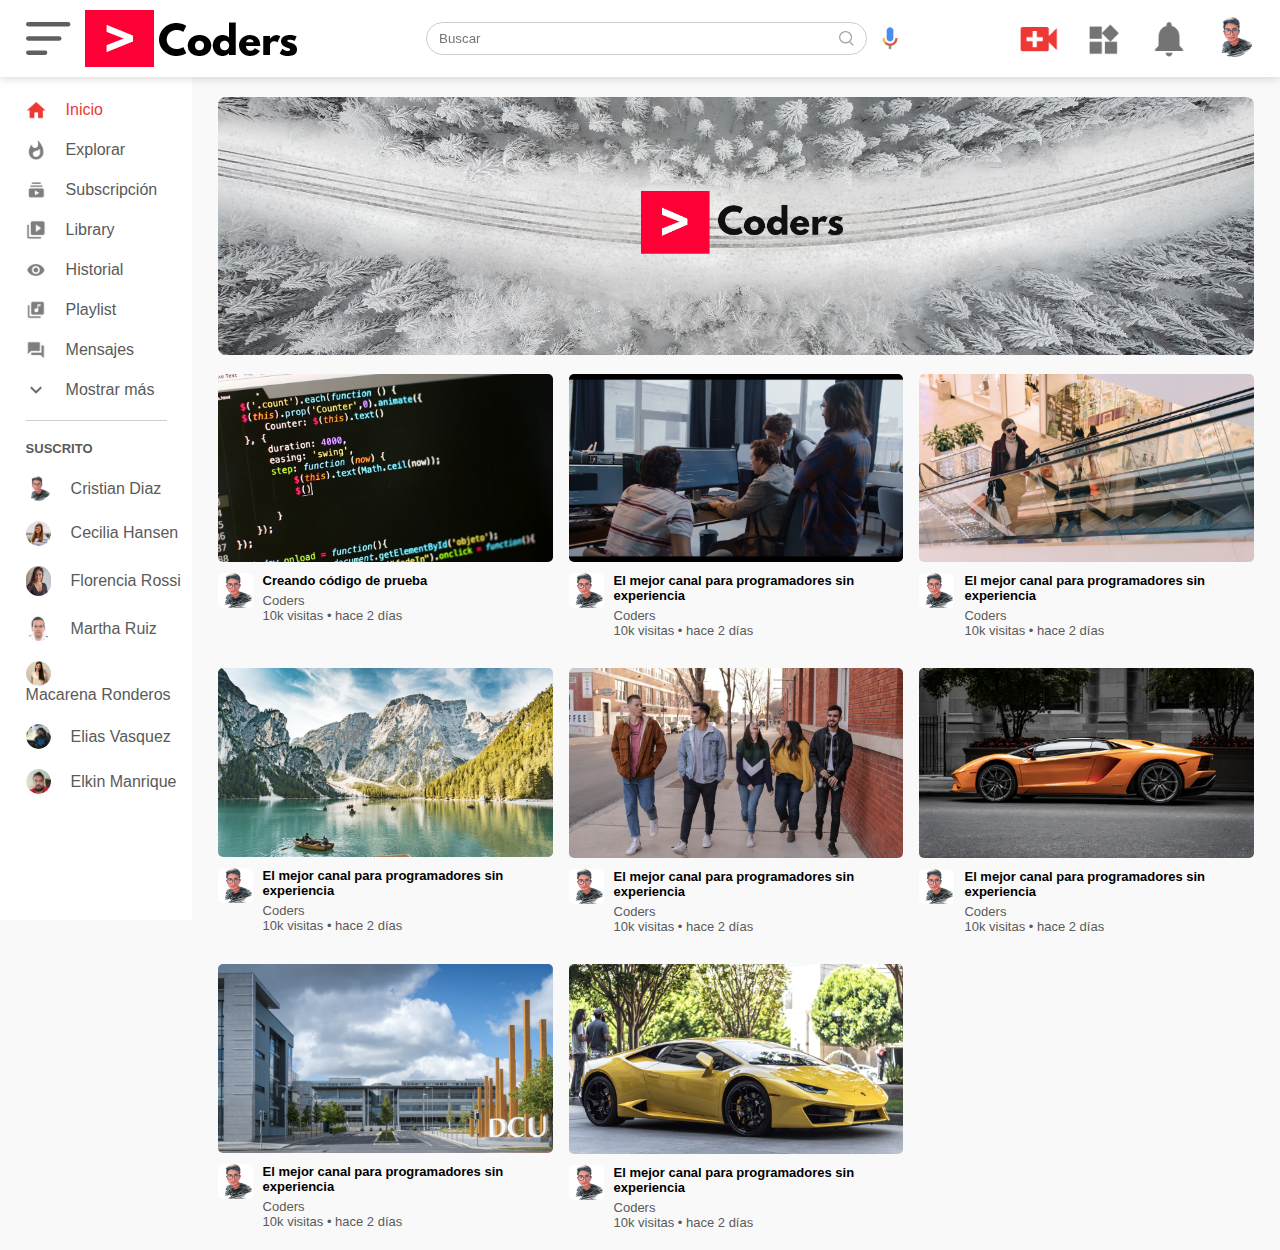
<file: index.html>
<!DOCTYPE html>
<html lang="en">
<head>
    <meta charset="UTF-8">
    <meta http-equiv="X-UA-Compatible" content="IE=edge">
    <meta name="viewport" content="width=device-width, initial-scale=1.0">
    <link rel="stylesheet" href="/css/style.css">
    <link rel="shortcut icon" href="/assets/img/favicon.png" type="image/x-icon">
    <title>Video Coders web site</title>
</head>
<body>
    <nav class="flex-div">
        <div class="nav-lef flex-div">
            <img src="/assets/img/menu.png" class="menu-icon" alt="menu">
            <img src="/assets/img/logo.png" class="logo"  alt="logo coders">
        </div>
        <div class="nav-middle flex-div">
            <div class="search-box flex-div">
                <input type="text" placeholder="Buscar">
                <img src="/assets/img/search.png" alt="Buscar">
            </div>
            <img src="/assets/img/voice-search.png" class="mic-icon" alt="">
        </div>
        <div class="nav-right flex-div">
            <img src="/assets/img/upload.png" alt="">
            <img src="/assets/img/more.png" alt="">
            <img src="/assets/img/notification.png" alt="">
            <a href="https://www.linkedin.com/in/iamcristiandiaz/" target="_blank"><img src="/assets/img/cristian.png" class="user-icon" alt=""></a>
        </div>
    </nav>
    <!---------- SIDE BAR------------------>
    <div class="sidebar">
        <div class="shortcut-links">
            <a href=""><img src="/assets/img/home.png" alt=""><p>Inicio</p></a>
            <a href=""><img src="/assets/img/explore.png" alt=""><p>Explorar</p></a>
            <a href=""><img src="/assets/img/subscriprion.png" alt=""><p>Subscripción</p></a><a href=""><img src="/assets/img/library.png" alt=""><p>Library</p></a>
            <a href=""><img src="/assets/img/history.png" alt=""><p>Historial</p></a>
            <a href=""><img src="/assets/img/playlist.png" alt=""><p>Playlist</p></a>
            <a href=""><img src="/assets/img/messages.png" alt=""><p>Mensajes</p></a>
            <a href=""><img src="/assets/img/show-more.png" alt=""><p>Mostrar más</p></a>
            <hr>
        </div>
        <div class="suscribed-list">
            <h3>SUSCRITO</h3>
            <a href="https://www.linkedin.com/in/iamcristiandiaz/" target="_blank"><img src="/assets/img/cristian.png" alt=""><p>Cristian Diaz</p></a>
            <a href="https://www.linkedin.com/in/hansen-cecilia/" target="_blank"><img src="/assets/img/cecilia.png" alt=""><p>Cecilia Hansen</p></a>
            <a href="https://www.linkedin.com/in/maría-florencia-rossi-22064917b/" target="_blank"><img src="/assets/img/flor.png" alt=""><p>Florencia Rossi</p></a>
            <a href="https://www.linkedin.com/in/marthadelaossa/"><img src="/assets/img/martha.jfif" target="_blank" alt=""><p>Martha Ruiz</p></a>
            <a href="https://www.linkedin.com/in/macarena-ronderos-darcy/" target="_blank"><img src="/assets/img/macarena.png" alt=""><p>Macarena Ronderos</p></a>
            <a href="https://www.linkedin.com/in/dev-elias/" target="_blank"><img src="/assets/img/elias.png" alt=""><p>Elias Vasquez</p></a>
            <a href="https://www.linkedin.com/in/elkinssm/" target="_blank"><img src="/assets/img/elkin.png" alt=""><p>Elkin Manrique</p></a>
        </div>
    </div>
    <!-- main -->
    <div class="container">
        <div class="banner">
            <img src="/assets/img/banner.png" alt="">
        </div>
        <div class="list-container">
            <div class="vid-list">
                <a href="videos/play-video1.html"><img src="/assets/img/video1.png" class="thumbnail" alt=""></a>
                <div class="flex-div">
                    <img src="/assets/img/cristian.png" alt="">
                    <div class="vid-info">
                        <a href="">Creando código de prueba</a>
                        <p>Coders</p>
                        <p>10k visitas &bull; hace 2 días</p>
                    </div>
                </div>
            </div>
            <div class="vid-list">
                <a href="videos/play-video2.html"><img src="/assets/img/video2.png" class="thumbnail" alt="Vídeo de cottonbro en Pexels"></a>
                <div class="flex-div">
                    <img src="/assets/img/cristian.png" alt="">
                    <div class="vid-info">
                        <a href="">El mejor canal para programadores sin experiencia</a>
                        <p>Coders</p>
                        <p>10k visitas &bull; hace 2 días</p>
                    </div>
                </div>
            </div>
            <div class="vid-list">
                <a href="play-video.html"><img src="/assets/img/thumbnail3.png" class="thumbnail" alt=""></a>
                <div class="flex-div">
                    <img src="/assets/img/cristian.png" alt="">
                    <div class="vid-info">
                        <a href="">El mejor canal para programadores sin experiencia</a>
                        <p>Coders</p>
                        <p>10k visitas &bull; hace 2 días</p>
                    </div>
                </div>
            </div>
            <div class="vid-list">
                <a href="play-video.html"><img src="/assets/img/thumbnail4.png" class="thumbnail" alt=""></a>
                <div class="flex-div">
                    <img src="/assets/img/cristian.png" alt="">
                    <div class="vid-info">
                        <a href="">El mejor canal para programadores sin experiencia</a>
                        <p>Coders</p>
                        <p>10k visitas &bull; hace 2 días</p>
                    </div>
                </div>
            </div>
            <div class="vid-list">
                <a href="play-video.html"><img src="/assets/img/thumbnail5.png" class="thumbnail" alt=""></a>
                <div class="flex-div">
                    <img src="/assets/img/cristian.png" alt="">
                    <div class="vid-info">
                        <a href="">El mejor canal para programadores sin experiencia</a>
                        <p>Coders</p>
                        <p>10k visitas &bull; hace 2 días</p>
                    </div>
                </div>
            </div>
            <div class="vid-list">
                <a href="play-video.html"><img src="/assets/img/thumbnail6.png" class="thumbnail" alt=""></a>
                <div class="flex-div">
                    <img src="/assets/img/cristian.png" alt="">
                    <div class="vid-info">
                        <a href="">El mejor canal para programadores sin experiencia</a>
                        <p>Coders</p>
                        <p>10k visitas &bull; hace 2 días</p>
                    </div>
                </div>
            </div>
            <div class="vid-list">
                <a href="play-video.html"><img src="/assets/img/thumbnail7.png" class="thumbnail" alt=""></a>
                <div class="flex-div">
                    <img src="/assets/img/cristian.png" alt="">
                    <div class="vid-info">
                        <a href="">El mejor canal para programadores sin experiencia</a>
                        <p>Coders</p>
                        <p>10k visitas &bull; hace 2 días</p>
                    </div>
                </div>
            </div>
            <div class="vid-list">
                <a href="play-video.html"><img src="/assets/img/thumbnail8.png" class="thumbnail" alt=""></a>
                <div class="flex-div">
                    <img src="/assets/img/cristian.png" alt="">
                    <div class="vid-info">
                        <a href="">El mejor canal para programadores sin experiencia</a>
                        <p>Coders</p>
                        <p>10k visitas &bull; hace 2 días</p>
                    </div>
                </div>
            </div>
        </div>
    </div>
    <script src="script.js"></script>
</body>
</html>
</file>
<file: css/style.css>
*{
    margin: 0;
    padding: 0;
    font-family: 'poppins', sans-serif;
    box-sizing: border-box;
}
a{
    text-decoration: none;
    color: #5a5a5a;
}
img{
    cursor: pointer;
}
.flex-div{
    display: flex;
    align-items: center;
}
nav{
    padding: 10px 2%;
    justify-content: space-between;
    box-shadow: 0 0 10px rgba(0, 0, 0, 0.2);
    background: #fff;
    position: sticky;
    top: 0;
    z-index: 10;
}
.nav-right img{
    width: 40px;
    margin-right: 25px;
}
.nav-right .user-icon{
    width: 40px;
    border-radius: 50%;
    margin-right: 0;
}
.nav-left .menu-icon{
    width: 22px;
    margin-right: 25px;
}
.nav-left .logo{
    width: 130px;
}
.nav-middle .mic-icon{
    width: 16px;
}
.nav-middle .search-box{
    border: 1px solid #ccc;
    margin-right: 15px;
    padding: 8px 12px;
    border-radius: 25px;
}
.nav-middle .search-box input{
    width: 400px;
    border: 0;
    outline: 0;
    background: transparent;

}
.nav-middle .search-box img{
    width: 15px;
}
/*---------------------Side bar*--------------------*/
.sidebar{
    margin-top: 20px;
    background: #fff;
    width: 15%;
    height: 100vh;
    position: fixed;
    top: 0;
    padding-left: 2%;
    padding-top: 80px;
}
.shortcut-links a img{
    width: 20px;
    margin-right: 20px;    
}
.shortcut-links a{
    display: flex;
    align-items: center;
    margin-bottom: 20px;
    width: fit-content;
    flex-wrap: wrap;
}
.shortcut-links a:first-child{
    color: #ed3833;    
}
.sidebar hr{
    border: 0;
    height: 1px;
    background: #ccc;
    width: 85%;
}
.suscribed-list h3{
    font-size: 13px;
    margin: 20px 0;
    color: #5a5a5a;    
}
.suscribed-list a{
    display: flex;
    align-items: center;
    margin-bottom: 20px;
    width: fit-content;
    flex-wrap: wrap;
}
.suscribed-list a img{
    width: 25px;
    border-radius: 50px;
    margin-right: 20px;
}
.small-sidebar{
    width: 5%;
}
.small-sidebar a p{
    display: none;
}
.small-sidebar h3{
    display: none;
}
.small-sidebar hr{
    width: 50%;
    margin-bottom: 25px;
}
/*main*/
.container{
    background: #f9f9f9;
    padding-left: 17%;
    padding-right: 2%;
    padding-top: 20px;
    padding-bottom: 20px;
}
.large-container{
    padding-left: 7%;

}
.banner{
    width: 100%;
}
.banner img{
    width: 100%;
    border-radius: 8px;
}
.list-container{
    display: grid;
    grid-template-columns: repeat(auto-fit, minmax(250px, 1fr));
    grid-column-gap: 16px;
    grid-row-gap: 30px;
    margin-top: 15px;
}
.vid-list .thumbnail{
    width: 100%;
    border-radius: 5px;
}
.vid-list .flex-div{
    align-items: flex-start;
    margin-top: 7px;    
}

.vid-list .flex-div img{
    width: 35px;
    margin-right: 10px;
    border-radius: 15%;
}
.vid-info{
    color: #5a5a5a;
    font-size: 13px;
}
.vid-info a{
    color: #000;
    font-weight: 600;
    display: block;
    margin-bottom: 5px;
}
@media (max-width: 900px){
    .menu-icon{
        display: none;
    }
    .sidebar{
        display: none;
    }
    .container, .large-container{
        padding-left: 5%;
        padding-right: 5%;
    }
    .nav-right img{
        display: none;
    }
    .nav-right .user-icon{
        display: block;
        width: 30px;
    }
    .nav-middle .search-box input{
        width: 100px;
    }
    .nav-middle .mic-icon{
        display: none;
    }
    .logo{
        width: 90px;
    }
}


/*Play Video page*/
.play-container{
    padding-left: 2%;
}
.row{
    display: flex;
    justify-content: space-between;
    flex-wrap: wrap;
}
.play-video{
    flex-basis: 69%;
}
.right-sidebar{
    flex-basis: 30%;
}
.play-video video{
    width: 100%;
}
.side-video-list{
    display: flex;
    justify-content: space-between;
    margin-bottom: 8px;
}
.side-video-list img{
    width: 100%;
}
.side-video-list .small-thumbnail{
    flex-basis: 49%;
}
.side-video-list .vid-info{
    flex-basis: 49%;
}
.play-video .tags a{
    color: #0000ff;
    font-size: 13px;
    margin-left: 5px;
}
.play-video h3{
    font-weight: 600;
    font-size: 22px;
}
.play-video .play-video-info{
    display: flex;
    align-items: center;
    justify-content: space-between;
    flex-wrap: wrap;
    margin-top: 10px;
    font-size: 14px;
    color: #5a5a5a;
}
.play-video .play-video-info a img{
    width: 20px;
    margin-right: 8px;
}
.play-video .play-video-info a{
    display: inline-flex;
    align-items: center;
    margin-left: 15px;
}
.play-video hr{
    border: 0;
    height: 1px;
    background: #ccc;
    margin: 10px 0;
}
.plublisher{
    display: flex;
    align-items: center;
    margin-top: 20px;
}
.plublisher div{
    flex: 1;
    line-height: 18px;
}
.plublisher div p{
    color: #000;
    font-weight: 600;
    font-size: 18px;
}
.plublisher div span{
    font-size: 13px;
    color: #5a5a5a;
}
.plublisher img{
    width: 40px;
    border-radius: 50%;
    margin-right: 15px;
}
.plublisher button{
    background: #ed3833;
    color: #fff;
    padding: 8px 30px;
    border: 0;
    outline: 0;
    border-radius: 4px;
    cursor: pointer;
}
.vid-description{
    padding-left: 55px;
    margin: 15px 0;
}
.vid-description p{
    font-size: 14px;
    margin-bottom: 5px;
    color: #5a5a5a;
}
.vid-description h4{
    font-size: 14px;
    color: #5a5a5a;
    margin-top: 15px;
}
.add-comment{
    display: flex;
    align-items: center;
    margin: 30px 0;
}
.add-comment img{
    width: 35px;
    border-radius: 50%;
    margin-right: 15px;
}
.add-comment input{
    border: 0;
    outline: 0;
    border-bottom: 1px solid #ccc;
    width: 100%;
    padding-top: 10px;
    background: transparent;
}
.old-comment{
    display: flex;
    align-items: center;
    margin: 20px 0;
}
.old-comment img{
    width: 35px;
    border-radius: 50%;
    margin-right: 15px;
}
.old-comment h3{
    font-size: 14px;
    margin-bottom: 2px;
}
.old-comment h3 span{
    font-size: 12px;
    color: #5a5a5a;
    font-weight: 500;
    margin-left: 8px;
}
.old-comment .acomment-action{
    display: flex;
    align-items: center;
    margin: 8px 0;
    font-size: 14px;
}
.old-comment .acomment-action img{
    border-radius: 0;
    width: 20px;
    margin-right: 5px;
}
.old-comment .acomment-action span{
    margin-right: 20px;
    color: #5a5a5a;
}
.old-comment .acomment-action a{
    color: #000fff;
}

@media (max-width:900px){
    .play-video{
        flex-basis: 100%;
    }
    .right-sidebar{
        flex-basis: 100%;
    }
    .play-container{
        padding-left: 5%;
    }
    .vid-description{
        padding-left: 0;
    }
    .play-video .play-video-info a{
        margin-left: 0;
        margin-right: 15px;
        margin-top: 15px;
    }
}
</file>
